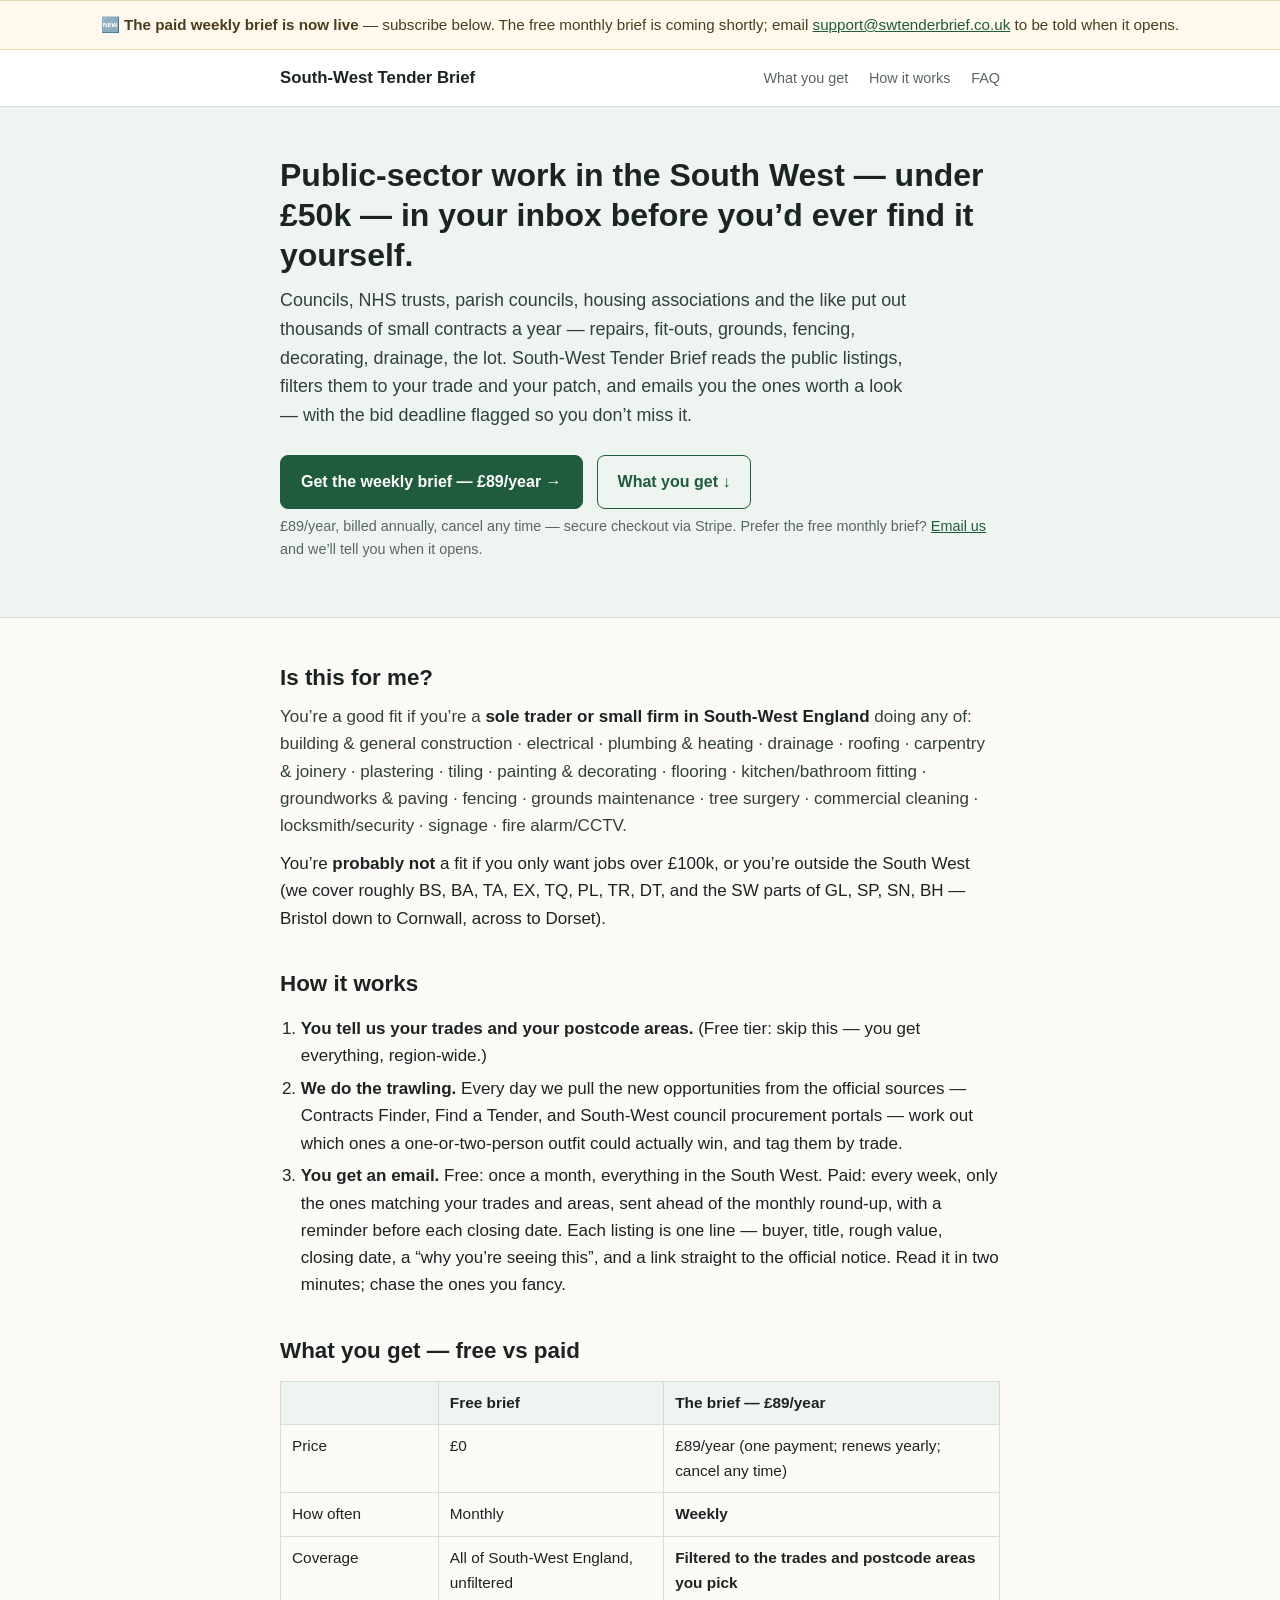
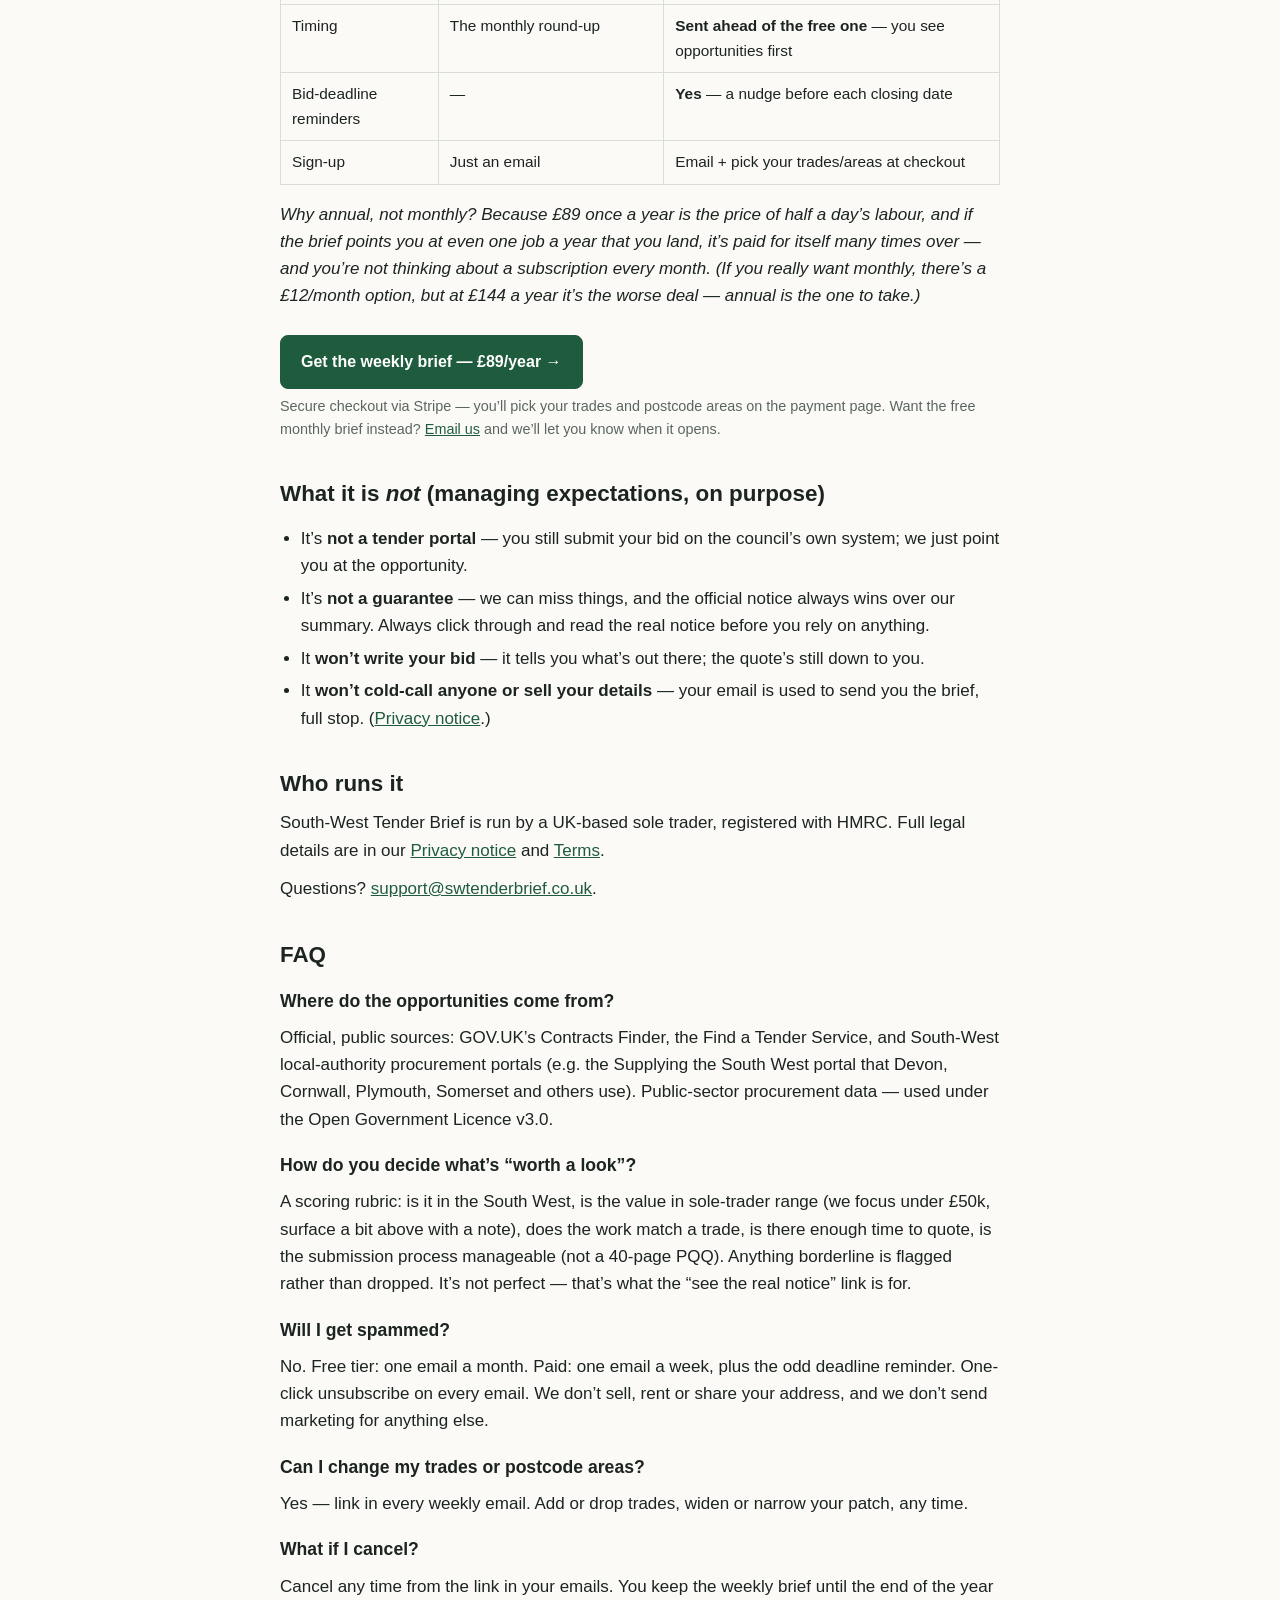
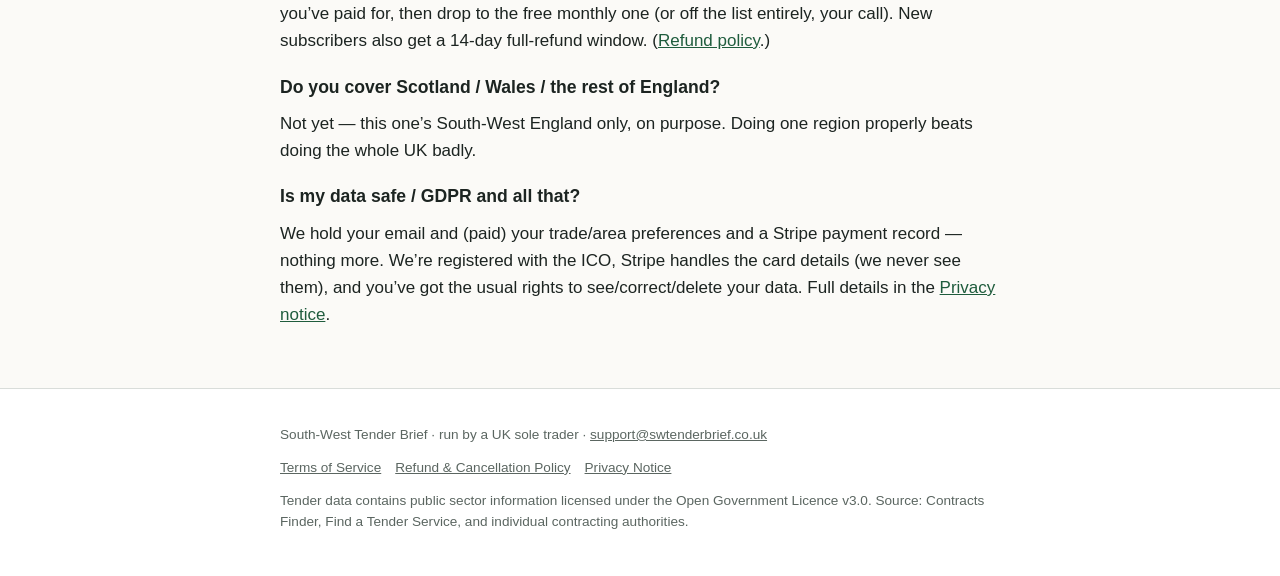
<file: index.html>
<!DOCTYPE html>
<html lang="en-GB">
<head>
<meta charset="utf-8">
<meta name="viewport" content="width=device-width, initial-scale=1">
<title>South-West Tender Brief — public-sector work in the South West, in your inbox</title>
<meta name="description" content="A weekly email digest of small public-sector contract opportunities (under £50k) across South-West England — councils, NHS, parish councils, housing associations — filtered to your trade and your patch, with bid deadlines flagged.">
<link rel="stylesheet" href="style.css">
</head>
<body>

<div class="callout" style="margin:0;border-radius:0;border-left:0;border-right:0;text-align:center;">
  🆕 <strong>The paid weekly brief is now live</strong> — subscribe below. The free monthly brief is coming shortly; email <a href="mailto:support@swtenderbrief.co.uk?subject=Free%20monthly%20brief%20%E2%80%94%20notify%20me">support@swtenderbrief.co.uk</a> to be told when it opens.
</div>

<header class="site">
  <div class="wrap">
    <a class="brand" href="/">South-West Tender Brief</a>
    <nav>
      <a href="#what-you-get">What you get</a>
      <a href="#how-it-works">How it works</a>
      <a href="#faq">FAQ</a>
    </nav>
  </div>
</header>

<section class="hero">
  <div class="wrap">
    <h1>Public-sector work in the South West — under £50k — in your inbox before you’d ever find it yourself.</h1>
    <p class="sub">Councils, NHS trusts, parish councils, housing associations and the like put out thousands of small contracts a year — repairs, fit-outs, grounds, fencing, decorating, drainage, the lot. South-West Tender Brief reads the public listings, filters them to your trade and your patch, and emails you the ones worth a look — with the bid deadline flagged so you don’t miss it.</p>
    <div class="cta-row">
      <a class="btn primary" href="https://buy.stripe.com/5kQ5kFa0z4uFeQqbUv2B200">Get the weekly brief — £89/year →</a>
      <a class="btn ghost" href="#what-you-get">What you get ↓</a>
    </div>
    <p class="cta-note">£89/year, billed annually, cancel any time — secure checkout via Stripe. Prefer the free monthly brief? <a href="mailto:support@swtenderbrief.co.uk?subject=Free%20monthly%20brief%20%E2%80%94%20notify%20me">Email us</a> and we’ll tell you when it opens.</p>
  </div>
</section>

<main>
  <div class="wrap">

    <h2 id="is-this-for-me">Is this for me?</h2>
    <p class="tags">You’re a good fit if you’re a <b>sole trader or small firm in South-West England</b> doing any of: building &amp; general construction · electrical · plumbing &amp; heating · drainage · roofing · carpentry &amp; joinery · plastering · tiling · painting &amp; decorating · flooring · kitchen/bathroom fitting · groundworks &amp; paving · fencing · grounds maintenance · tree surgery · commercial cleaning · locksmith/security · signage · fire alarm/CCTV.</p>
    <p>You’re <b>probably not</b> a fit if you only want jobs over £100k, or you’re outside the South West (we cover roughly BS, BA, TA, EX, TQ, PL, TR, DT, and the SW parts of GL, SP, SN, BH — Bristol down to Cornwall, across to Dorset).</p>

    <h2 id="how-it-works">How it works</h2>
    <ol>
      <li><b>You tell us your trades and your postcode areas.</b> (Free tier: skip this — you get everything, region-wide.)</li>
      <li><b>We do the trawling.</b> Every day we pull the new opportunities from the official sources — Contracts Finder, Find a Tender, and South-West council procurement portals — work out which ones a one-or-two-person outfit could actually win, and tag them by trade.</li>
      <li><b>You get an email.</b> Free: once a month, everything in the South West. Paid: every week, only the ones matching your trades and areas, sent ahead of the monthly round-up, with a reminder before each closing date. Each listing is one line — buyer, title, rough value, closing date, a “why you’re seeing this”, and a link straight to the official notice. Read it in two minutes; chase the ones you fancy.</li>
    </ol>

    <h2 id="what-you-get">What you get — free vs paid</h2>
    <table>
      <thead><tr><th></th><th>Free brief</th><th>The brief — £89/year</th></tr></thead>
      <tbody>
        <tr><td>Price</td><td>£0</td><td>£89/year (one payment; renews yearly; cancel any time)</td></tr>
        <tr><td>How often</td><td>Monthly</td><td><b>Weekly</b></td></tr>
        <tr><td>Coverage</td><td>All of South-West England, unfiltered</td><td><b>Filtered to the trades and postcode areas you pick</b></td></tr>
        <tr><td>Timing</td><td>The monthly round-up</td><td><b>Sent ahead of the free one</b> — you see opportunities first</td></tr>
        <tr><td>Bid-deadline reminders</td><td>—</td><td><b>Yes</b> — a nudge before each closing date</td></tr>
        <tr><td>Sign-up</td><td>Just an email</td><td>Email + pick your trades/areas at checkout</td></tr>
      </tbody>
    </table>
    <p><em>Why annual, not monthly? Because £89 once a year is the price of half a day’s labour, and if the brief points you at even one job a year that you land, it’s paid for itself many times over — and you’re not thinking about a subscription every month. (If you really want monthly, there’s a £12/month option, but at £144 a year it’s the worse deal — annual is the one to take.)</em></p>
    <div class="cta-row">
      <a class="btn primary" href="https://buy.stripe.com/5kQ5kFa0z4uFeQqbUv2B200">Get the weekly brief — £89/year →</a>
    </div>
    <p class="cta-note">Secure checkout via Stripe — you’ll pick your trades and postcode areas on the payment page. Want the free monthly brief instead? <a href="mailto:support@swtenderbrief.co.uk?subject=Free%20monthly%20brief%20%E2%80%94%20notify%20me">Email us</a> and we’ll let you know when it opens.</p>

    <h2 id="not">What it is <em>not</em> (managing expectations, on purpose)</h2>
    <ul>
      <li>It’s <b>not a tender portal</b> — you still submit your bid on the council’s own system; we just point you at the opportunity.</li>
      <li>It’s <b>not a guarantee</b> — we can miss things, and the official notice always wins over our summary. Always click through and read the real notice before you rely on anything.</li>
      <li>It <b>won’t write your bid</b> — it tells you what’s out there; the quote’s still down to you.</li>
      <li>It <b>won’t cold-call anyone or sell your details</b> — your email is used to send you the brief, full stop. (<a href="privacy.html">Privacy notice</a>.)</li>
    </ul>

    <h2 id="who">Who runs it</h2>
    <p>South-West Tender Brief is run by a UK-based sole trader, registered with HMRC. Full legal details are in our <a href="privacy.html">Privacy notice</a> and <a href="terms.html">Terms</a>.</p>
    <p>Questions? <a href="mailto:support@swtenderbrief.co.uk">support@swtenderbrief.co.uk</a>.</p>

    <h2 id="faq">FAQ</h2>
    <div class="faq">
      <h3>Where do the opportunities come from?</h3>
      <p>Official, public sources: GOV.UK’s Contracts Finder, the Find a Tender Service, and South-West local-authority procurement portals (e.g. the Supplying the South West portal that Devon, Cornwall, Plymouth, Somerset and others use). Public-sector procurement data — used under the Open Government Licence v3.0.</p>
      <h3>How do you decide what’s “worth a look”?</h3>
      <p>A scoring rubric: is it in the South West, is the value in sole-trader range (we focus under £50k, surface a bit above with a note), does the work match a trade, is there enough time to quote, is the submission process manageable (not a 40-page PQQ). Anything borderline is flagged rather than dropped. It’s not perfect — that’s what the “see the real notice” link is for.</p>
      <h3>Will I get spammed?</h3>
      <p>No. Free tier: one email a month. Paid: one email a week, plus the odd deadline reminder. One-click unsubscribe on every email. We don’t sell, rent or share your address, and we don’t send marketing for anything else.</p>
      <h3>Can I change my trades or postcode areas?</h3>
      <p>Yes — link in every weekly email. Add or drop trades, widen or narrow your patch, any time.</p>
      <h3>What if I cancel?</h3>
      <p>Cancel any time from the link in your emails. You keep the weekly brief until the end of the year you’ve paid for, then drop to the free monthly one (or off the list entirely, your call). New subscribers also get a 14-day full-refund window. (<a href="refund.html">Refund policy</a>.)</p>
      <h3>Do you cover Scotland / Wales / the rest of England?</h3>
      <p>Not yet — this one’s South-West England only, on purpose. Doing one region properly beats doing the whole UK badly.</p>
      <h3>Is my data safe / GDPR and all that?</h3>
      <p>We hold your email and (paid) your trade/area preferences and a Stripe payment record — nothing more. We’re registered with the ICO, Stripe handles the card details (we never see them), and you’ve got the usual rights to see/correct/delete your data. Full details in the <a href="privacy.html">Privacy notice</a>.</p>
    </div>

  </div>
</main>

<footer class="site">
  <div class="wrap">
    <p>South-West Tender Brief · run by a UK sole trader · <a href="mailto:support@swtenderbrief.co.uk">support@swtenderbrief.co.uk</a></p>
    <p class="legal-links"><a href="terms.html">Terms of Service</a><a href="refund.html">Refund &amp; Cancellation Policy</a><a href="privacy.html">Privacy Notice</a></p>
    <p>Tender data contains public sector information licensed under the Open Government Licence v3.0. Source: Contracts Finder, Find a Tender Service, and individual contracting authorities.</p>
  </div>
</footer>

</body>
</html>
</file>
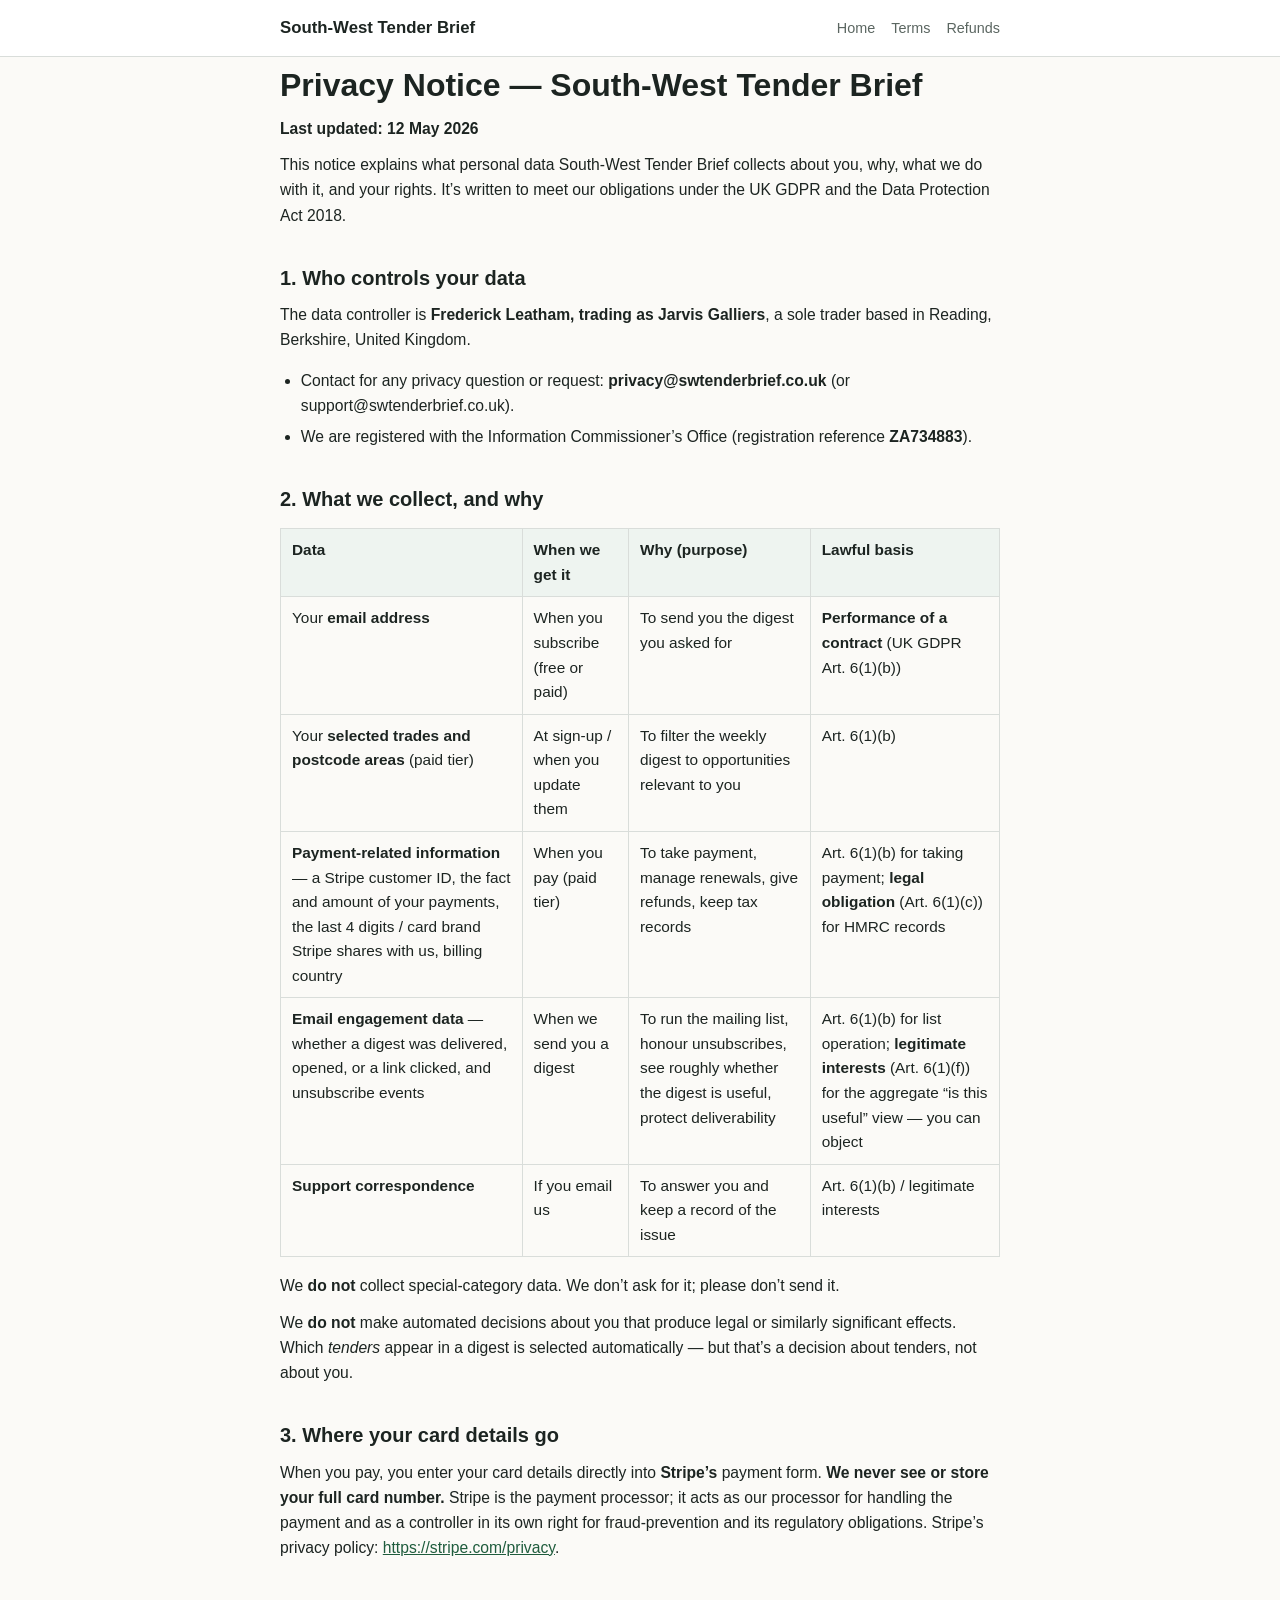
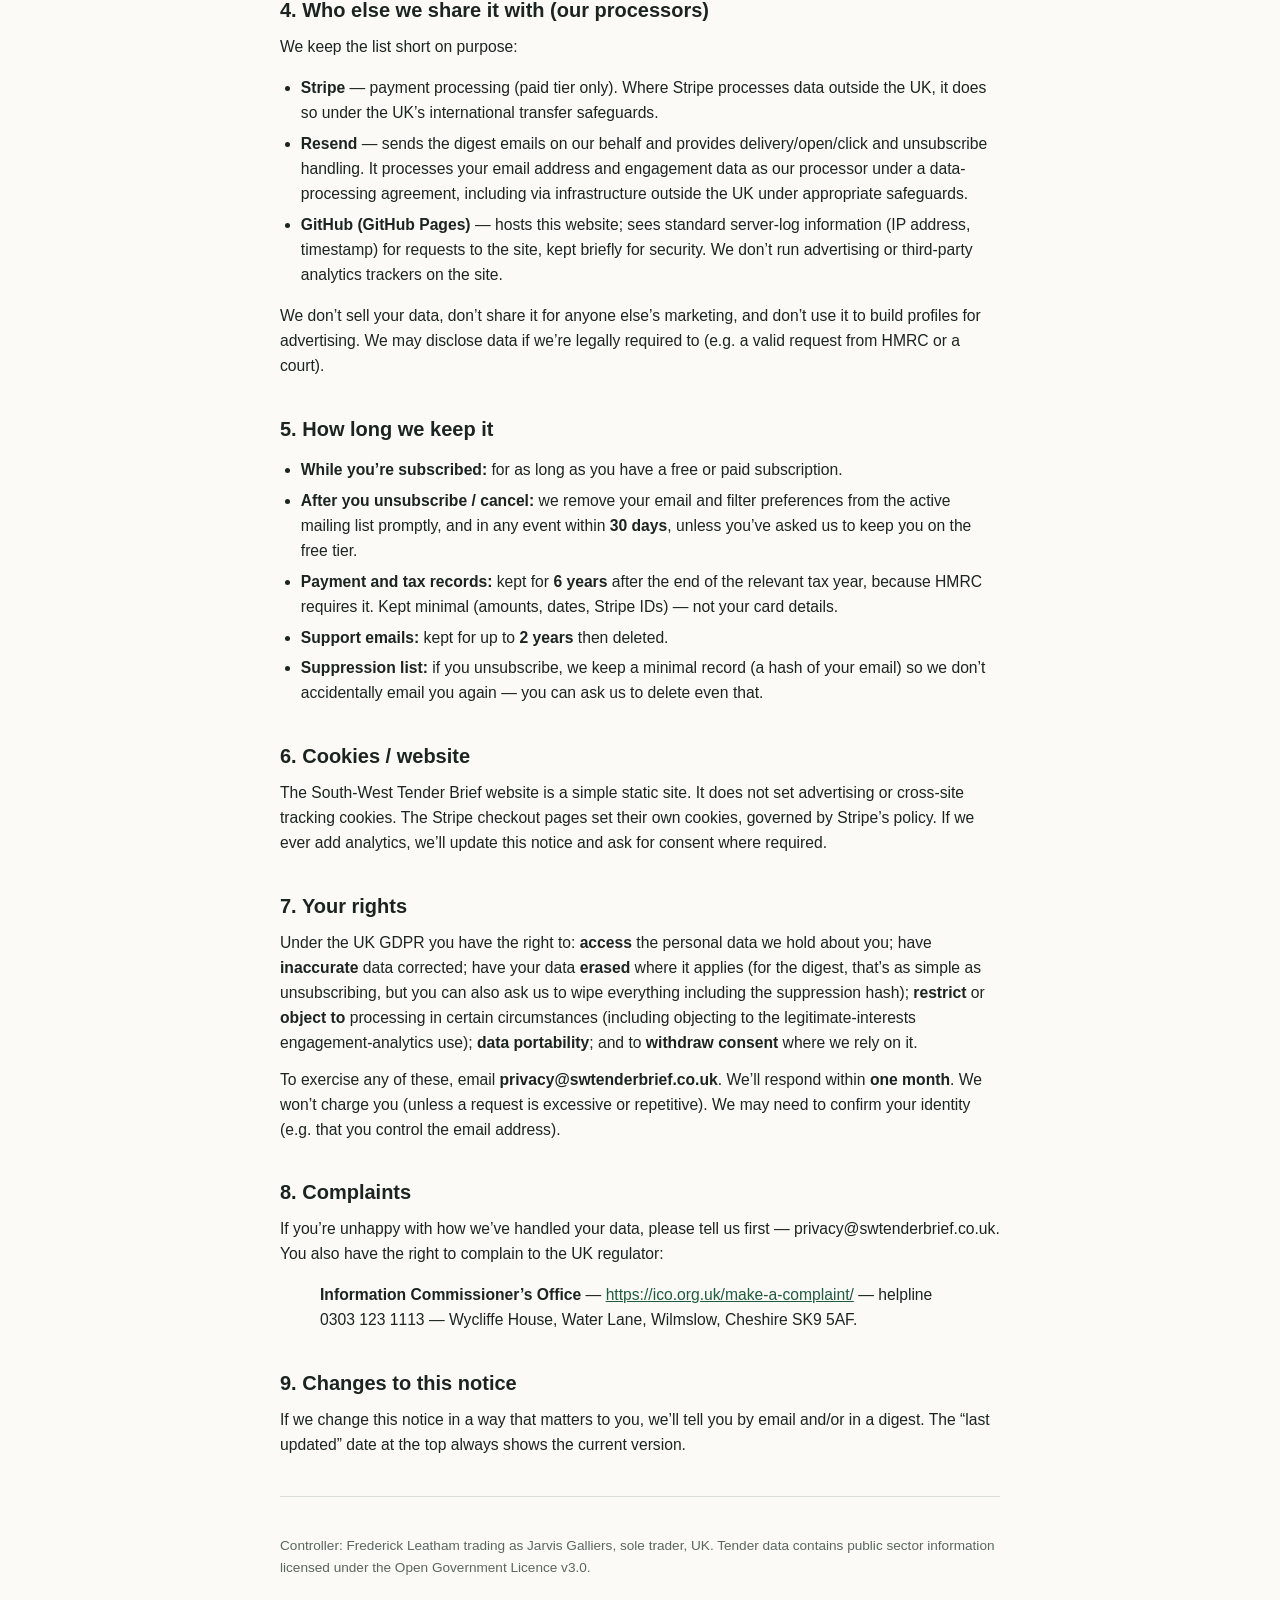
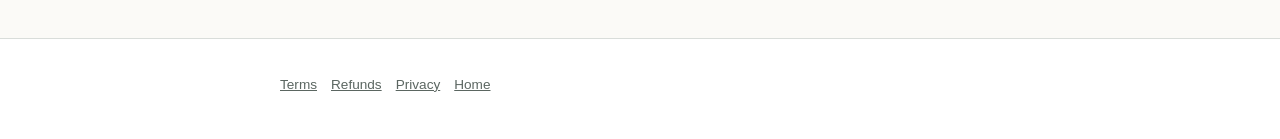
<file: privacy.html>
<!DOCTYPE html>
<html lang="en-GB">
<head>
<meta charset="utf-8">
<meta name="viewport" content="width=device-width, initial-scale=1">
<title>Privacy Notice — South-West Tender Brief</title>
<link rel="stylesheet" href="style.css">
</head>
<body>
<header class="site"><div class="wrap"><a class="brand" href="/">South-West Tender Brief</a><nav><a href="/">Home</a><a href="terms.html">Terms</a><a href="refund.html">Refunds</a></nav></div></header>
<main><div class="wrap legal-doc">
<h1>Privacy Notice — South-West Tender Brief</h1>
<p><strong>Last updated: 12 May 2026</strong></p>
<p>This notice explains what personal data South-West Tender Brief collects about you, why, what we do with it, and your rights. It’s written to meet our obligations under the UK GDPR and the Data Protection Act 2018.</p>

<h2>1. Who controls your data</h2>
<p>The data controller is <strong>Frederick Leatham, trading as Jarvis Galliers</strong>, a sole trader based in Reading, Berkshire, United Kingdom.</p>
<ul>
<li>Contact for any privacy question or request: <strong>privacy@swtenderbrief.co.uk</strong> (or support@swtenderbrief.co.uk).</li>
<li>We are registered with the Information Commissioner’s Office (registration reference <strong>ZA734883</strong>).</li>
</ul>

<h2>2. What we collect, and why</h2>
<table>
<thead><tr><th>Data</th><th>When we get it</th><th>Why (purpose)</th><th>Lawful basis</th></tr></thead>
<tbody>
<tr><td>Your <strong>email address</strong></td><td>When you subscribe (free or paid)</td><td>To send you the digest you asked for</td><td><strong>Performance of a contract</strong> (UK GDPR Art. 6(1)(b))</td></tr>
<tr><td>Your <strong>selected trades and postcode areas</strong> (paid tier)</td><td>At sign-up / when you update them</td><td>To filter the weekly digest to opportunities relevant to you</td><td>Art. 6(1)(b)</td></tr>
<tr><td><strong>Payment-related information</strong> — a Stripe customer ID, the fact and amount of your payments, the last 4 digits / card brand Stripe shares with us, billing country</td><td>When you pay (paid tier)</td><td>To take payment, manage renewals, give refunds, keep tax records</td><td>Art. 6(1)(b) for taking payment; <strong>legal obligation</strong> (Art. 6(1)(c)) for HMRC records</td></tr>
<tr><td><strong>Email engagement data</strong> — whether a digest was delivered, opened, or a link clicked, and unsubscribe events</td><td>When we send you a digest</td><td>To run the mailing list, honour unsubscribes, see roughly whether the digest is useful, protect deliverability</td><td>Art. 6(1)(b) for list operation; <strong>legitimate interests</strong> (Art. 6(1)(f)) for the aggregate “is this useful” view — you can object</td></tr>
<tr><td><strong>Support correspondence</strong></td><td>If you email us</td><td>To answer you and keep a record of the issue</td><td>Art. 6(1)(b) / legitimate interests</td></tr>
</tbody>
</table>
<p>We <strong>do not</strong> collect special-category data. We don’t ask for it; please don’t send it.</p>
<p>We <strong>do not</strong> make automated decisions about you that produce legal or similarly significant effects. Which <em>tenders</em> appear in a digest is selected automatically — but that’s a decision about tenders, not about you.</p>

<h2>3. Where your card details go</h2>
<p>When you pay, you enter your card details directly into <strong>Stripe’s</strong> payment form. <strong>We never see or store your full card number.</strong> Stripe is the payment processor; it acts as our processor for handling the payment and as a controller in its own right for fraud-prevention and its regulatory obligations. Stripe’s privacy policy: <a href="https://stripe.com/privacy">https://stripe.com/privacy</a>.</p>

<h2>4. Who else we share it with (our processors)</h2>
<p>We keep the list short on purpose:</p>
<ul>
<li><strong>Stripe</strong> — payment processing (paid tier only). Where Stripe processes data outside the UK, it does so under the UK’s international transfer safeguards.</li>
<li><strong>Resend</strong> — sends the digest emails on our behalf and provides delivery/open/click and unsubscribe handling. It processes your email address and engagement data as our processor under a data-processing agreement, including via infrastructure outside the UK under appropriate safeguards.</li>
<li><strong>GitHub (GitHub Pages)</strong> — hosts this website; sees standard server-log information (IP address, timestamp) for requests to the site, kept briefly for security. We don’t run advertising or third-party analytics trackers on the site.</li>
</ul>
<p>We don’t sell your data, don’t share it for anyone else’s marketing, and don’t use it to build profiles for advertising. We may disclose data if we’re legally required to (e.g. a valid request from HMRC or a court).</p>

<h2>5. How long we keep it</h2>
<ul>
<li><strong>While you’re subscribed:</strong> for as long as you have a free or paid subscription.</li>
<li><strong>After you unsubscribe / cancel:</strong> we remove your email and filter preferences from the active mailing list promptly, and in any event within <strong>30 days</strong>, unless you’ve asked us to keep you on the free tier.</li>
<li><strong>Payment and tax records:</strong> kept for <strong>6 years</strong> after the end of the relevant tax year, because HMRC requires it. Kept minimal (amounts, dates, Stripe IDs) — not your card details.</li>
<li><strong>Support emails:</strong> kept for up to <strong>2 years</strong> then deleted.</li>
<li><strong>Suppression list:</strong> if you unsubscribe, we keep a minimal record (a hash of your email) so we don’t accidentally email you again — you can ask us to delete even that.</li>
</ul>

<h2>6. Cookies / website</h2>
<p>The South-West Tender Brief website is a simple static site. It does not set advertising or cross-site tracking cookies. The Stripe checkout pages set their own cookies, governed by Stripe’s policy. If we ever add analytics, we’ll update this notice and ask for consent where required.</p>

<h2>7. Your rights</h2>
<p>Under the UK GDPR you have the right to: <strong>access</strong> the personal data we hold about you; have <strong>inaccurate</strong> data corrected; have your data <strong>erased</strong> where it applies (for the digest, that’s as simple as unsubscribing, but you can also ask us to wipe everything including the suppression hash); <strong>restrict</strong> or <strong>object to</strong> processing in certain circumstances (including objecting to the legitimate-interests engagement-analytics use); <strong>data portability</strong>; and to <strong>withdraw consent</strong> where we rely on it.</p>
<p>To exercise any of these, email <strong>privacy@swtenderbrief.co.uk</strong>. We’ll respond within <strong>one month</strong>. We won’t charge you (unless a request is excessive or repetitive). We may need to confirm your identity (e.g. that you control the email address).</p>

<h2>8. Complaints</h2>
<p>If you’re unhappy with how we’ve handled your data, please tell us first — privacy@swtenderbrief.co.uk. You also have the right to complain to the UK regulator:</p>
<blockquote><strong>Information Commissioner’s Office</strong> — <a href="https://ico.org.uk/make-a-complaint/">https://ico.org.uk/make-a-complaint/</a> — helpline 0303 123 1113 — Wycliffe House, Water Lane, Wilmslow, Cheshire SK9 5AF.</blockquote>

<h2>9. Changes to this notice</h2>
<p>If we change this notice in a way that matters to you, we’ll tell you by email and/or in a digest. The “last updated” date at the top always shows the current version.</p>

<hr>
<p class="small">Controller: Frederick Leatham trading as Jarvis Galliers, sole trader, UK. Tender data contains public sector information licensed under the Open Government Licence v3.0.</p>
</div></main>
<footer class="site"><div class="wrap"><p class="legal-links"><a href="terms.html">Terms</a><a href="refund.html">Refunds</a><a href="privacy.html">Privacy</a><a href="/">Home</a></p></div></footer>
</body>
</html>
</file>
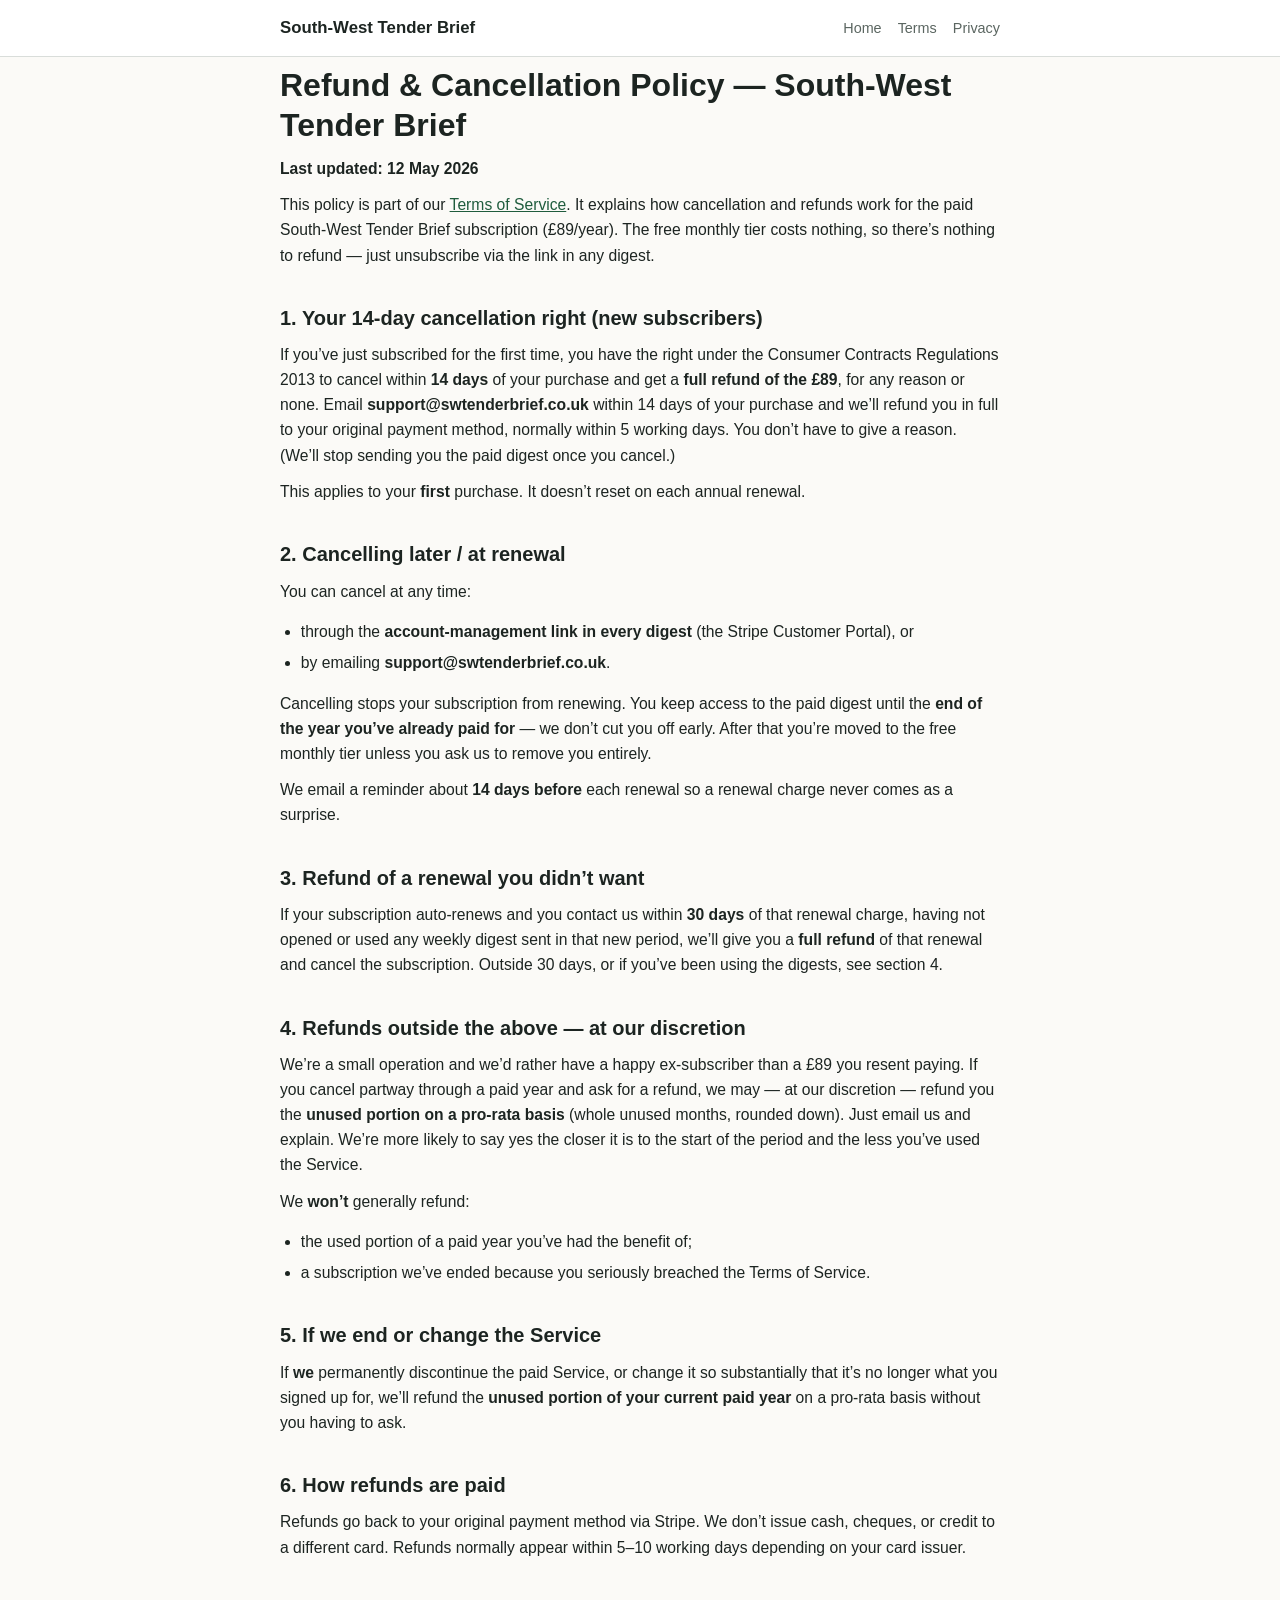
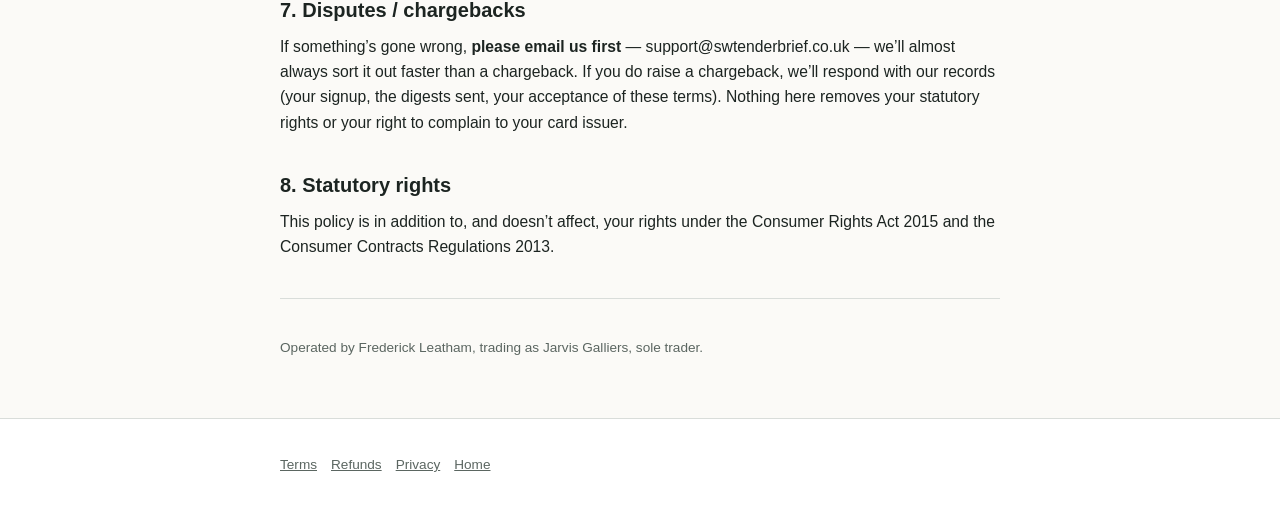
<file: refund.html>
<!DOCTYPE html>
<html lang="en-GB">
<head>
<meta charset="utf-8">
<meta name="viewport" content="width=device-width, initial-scale=1">
<title>Refund &amp; Cancellation Policy — South-West Tender Brief</title>
<link rel="stylesheet" href="style.css">
</head>
<body>
<header class="site"><div class="wrap"><a class="brand" href="/">South-West Tender Brief</a><nav><a href="/">Home</a><a href="terms.html">Terms</a><a href="privacy.html">Privacy</a></nav></div></header>
<main><div class="wrap legal-doc">
<h1>Refund &amp; Cancellation Policy — South-West Tender Brief</h1>
<p><strong>Last updated: 12 May 2026</strong></p>
<p>This policy is part of our <a href="terms.html">Terms of Service</a>. It explains how cancellation and refunds work for the paid South-West Tender Brief subscription (£89/year). The free monthly tier costs nothing, so there’s nothing to refund — just unsubscribe via the link in any digest.</p>

<h2>1. Your 14-day cancellation right (new subscribers)</h2>
<p>If you’ve just subscribed for the first time, you have the right under the Consumer Contracts Regulations 2013 to cancel within <strong>14 days</strong> of your purchase and get a <strong>full refund of the £89</strong>, for any reason or none. Email <strong>support@swtenderbrief.co.uk</strong> within 14 days of your purchase and we’ll refund you in full to your original payment method, normally within 5 working days. You don’t have to give a reason. (We’ll stop sending you the paid digest once you cancel.)</p>
<p>This applies to your <strong>first</strong> purchase. It doesn’t reset on each annual renewal.</p>

<h2>2. Cancelling later / at renewal</h2>
<p>You can cancel at any time:</p>
<ul>
<li>through the <strong>account-management link in every digest</strong> (the Stripe Customer Portal), or</li>
<li>by emailing <strong>support@swtenderbrief.co.uk</strong>.</li>
</ul>
<p>Cancelling stops your subscription from renewing. You keep access to the paid digest until the <strong>end of the year you’ve already paid for</strong> — we don’t cut you off early. After that you’re moved to the free monthly tier unless you ask us to remove you entirely.</p>
<p>We email a reminder about <strong>14 days before</strong> each renewal so a renewal charge never comes as a surprise.</p>

<h2>3. Refund of a renewal you didn’t want</h2>
<p>If your subscription auto-renews and you contact us within <strong>30 days</strong> of that renewal charge, having not opened or used any weekly digest sent in that new period, we’ll give you a <strong>full refund</strong> of that renewal and cancel the subscription. Outside 30 days, or if you’ve been using the digests, see section 4.</p>

<h2>4. Refunds outside the above — at our discretion</h2>
<p>We’re a small operation and we’d rather have a happy ex-subscriber than a £89 you resent paying. If you cancel partway through a paid year and ask for a refund, we may — at our discretion — refund you the <strong>unused portion on a pro-rata basis</strong> (whole unused months, rounded down). Just email us and explain. We’re more likely to say yes the closer it is to the start of the period and the less you’ve used the Service.</p>
<p>We <strong>won’t</strong> generally refund:</p>
<ul>
<li>the used portion of a paid year you’ve had the benefit of;</li>
<li>a subscription we’ve ended because you seriously breached the Terms of Service.</li>
</ul>

<h2>5. If we end or change the Service</h2>
<p>If <strong>we</strong> permanently discontinue the paid Service, or change it so substantially that it’s no longer what you signed up for, we’ll refund the <strong>unused portion of your current paid year</strong> on a pro-rata basis without you having to ask.</p>

<h2>6. How refunds are paid</h2>
<p>Refunds go back to your original payment method via Stripe. We don’t issue cash, cheques, or credit to a different card. Refunds normally appear within 5–10 working days depending on your card issuer.</p>

<h2>7. Disputes / chargebacks</h2>
<p>If something’s gone wrong, <strong>please email us first</strong> — support@swtenderbrief.co.uk — we’ll almost always sort it out faster than a chargeback. If you do raise a chargeback, we’ll respond with our records (your signup, the digests sent, your acceptance of these terms). Nothing here removes your statutory rights or your right to complain to your card issuer.</p>

<h2>8. Statutory rights</h2>
<p>This policy is in addition to, and doesn’t affect, your rights under the Consumer Rights Act 2015 and the Consumer Contracts Regulations 2013.</p>

<hr>
<p class="small">Operated by Frederick Leatham, trading as Jarvis Galliers, sole trader.</p>
</div></main>
<footer class="site"><div class="wrap"><p class="legal-links"><a href="terms.html">Terms</a><a href="refund.html">Refunds</a><a href="privacy.html">Privacy</a><a href="/">Home</a></p></div></footer>
</body>
</html>
</file>
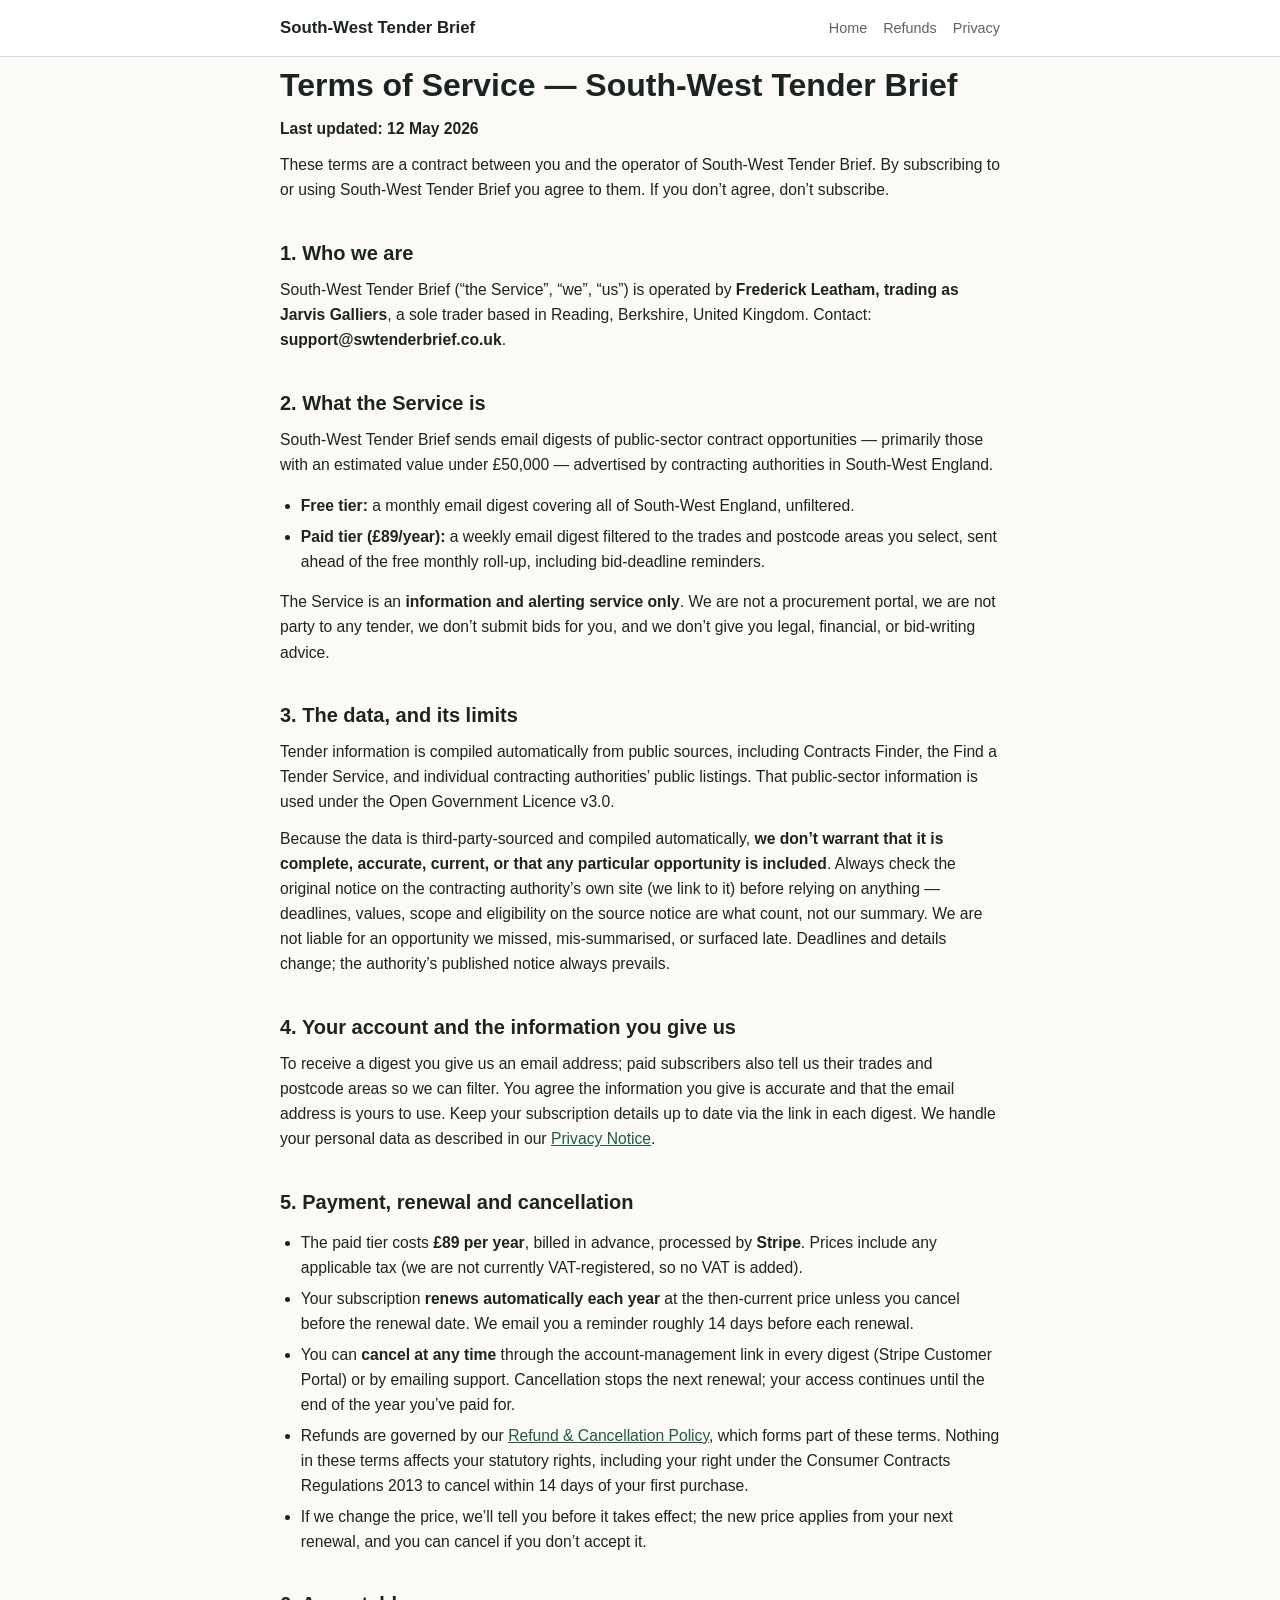
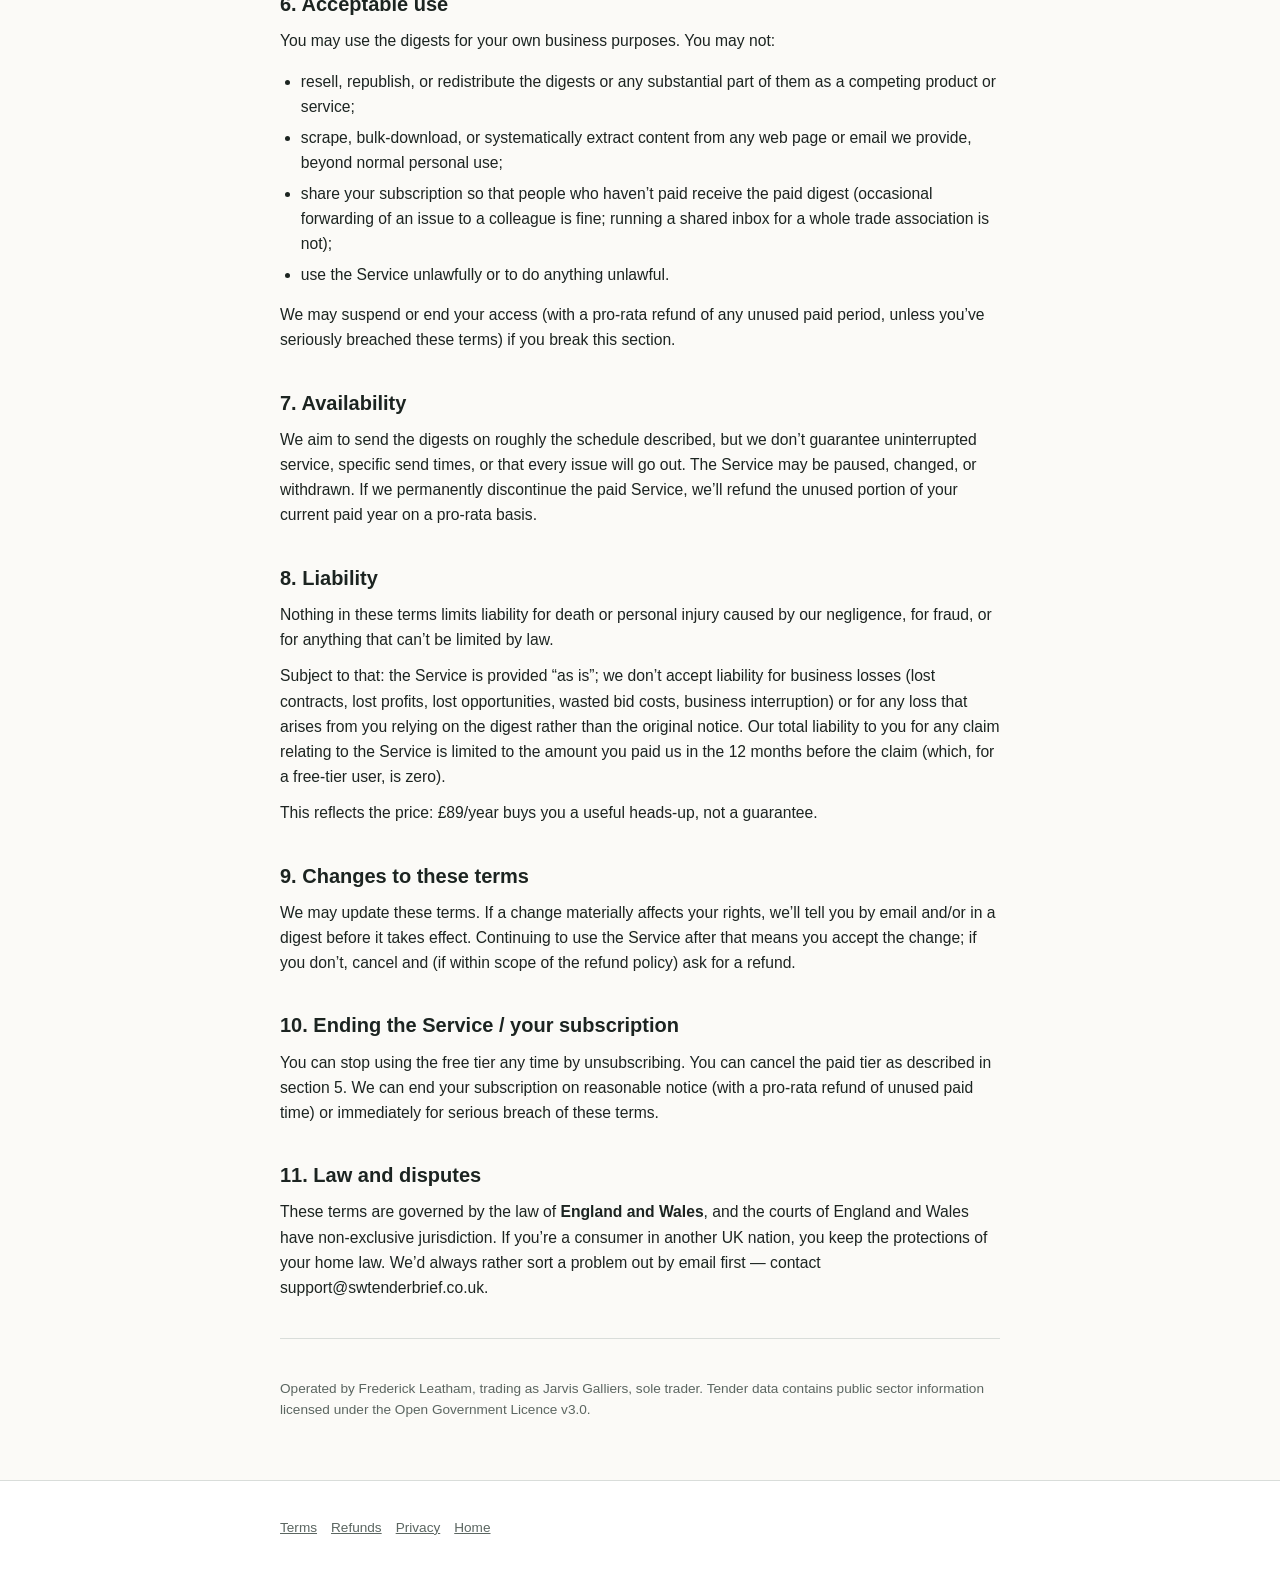
<file: terms.html>
<!DOCTYPE html>
<html lang="en-GB">
<head>
<meta charset="utf-8">
<meta name="viewport" content="width=device-width, initial-scale=1">
<title>Terms of Service — South-West Tender Brief</title>
<link rel="stylesheet" href="style.css">
</head>
<body>
<header class="site"><div class="wrap"><a class="brand" href="/">South-West Tender Brief</a><nav><a href="/">Home</a><a href="refund.html">Refunds</a><a href="privacy.html">Privacy</a></nav></div></header>
<main><div class="wrap legal-doc">
<h1>Terms of Service — South-West Tender Brief</h1>
<p><strong>Last updated: 12 May 2026</strong></p>
<p>These terms are a contract between you and the operator of South-West Tender Brief. By subscribing to or using South-West Tender Brief you agree to them. If you don’t agree, don’t subscribe.</p>

<h2>1. Who we are</h2>
<p>South-West Tender Brief (“the Service”, “we”, “us”) is operated by <strong>Frederick Leatham, trading as Jarvis Galliers</strong>, a sole trader based in Reading, Berkshire, United Kingdom. Contact: <strong>support@swtenderbrief.co.uk</strong>.</p>

<h2>2. What the Service is</h2>
<p>South-West Tender Brief sends email digests of public-sector contract opportunities — primarily those with an estimated value under £50,000 — advertised by contracting authorities in South-West England.</p>
<ul>
<li><strong>Free tier:</strong> a monthly email digest covering all of South-West England, unfiltered.</li>
<li><strong>Paid tier (£89/year):</strong> a weekly email digest filtered to the trades and postcode areas you select, sent ahead of the free monthly roll-up, including bid-deadline reminders.</li>
</ul>
<p>The Service is an <strong>information and alerting service only</strong>. We are not a procurement portal, we are not party to any tender, we don’t submit bids for you, and we don’t give you legal, financial, or bid-writing advice.</p>

<h2>3. The data, and its limits</h2>
<p>Tender information is compiled automatically from public sources, including Contracts Finder, the Find a Tender Service, and individual contracting authorities’ public listings. That public-sector information is used under the Open Government Licence v3.0.</p>
<p>Because the data is third-party-sourced and compiled automatically, <strong>we don’t warrant that it is complete, accurate, current, or that any particular opportunity is included</strong>. Always check the original notice on the contracting authority’s own site (we link to it) before relying on anything — deadlines, values, scope and eligibility on the source notice are what count, not our summary. We are not liable for an opportunity we missed, mis-summarised, or surfaced late. Deadlines and details change; the authority’s published notice always prevails.</p>

<h2>4. Your account and the information you give us</h2>
<p>To receive a digest you give us an email address; paid subscribers also tell us their trades and postcode areas so we can filter. You agree the information you give is accurate and that the email address is yours to use. Keep your subscription details up to date via the link in each digest. We handle your personal data as described in our <a href="privacy.html">Privacy Notice</a>.</p>

<h2>5. Payment, renewal and cancellation</h2>
<ul>
<li>The paid tier costs <strong>£89 per year</strong>, billed in advance, processed by <strong>Stripe</strong>. Prices include any applicable tax (we are not currently VAT-registered, so no VAT is added).</li>
<li>Your subscription <strong>renews automatically each year</strong> at the then-current price unless you cancel before the renewal date. We email you a reminder roughly 14 days before each renewal.</li>
<li>You can <strong>cancel at any time</strong> through the account-management link in every digest (Stripe Customer Portal) or by emailing support. Cancellation stops the next renewal; your access continues until the end of the year you’ve paid for.</li>
<li>Refunds are governed by our <a href="refund.html">Refund &amp; Cancellation Policy</a>, which forms part of these terms. Nothing in these terms affects your statutory rights, including your right under the Consumer Contracts Regulations 2013 to cancel within 14 days of your first purchase.</li>
<li>If we change the price, we’ll tell you before it takes effect; the new price applies from your next renewal, and you can cancel if you don’t accept it.</li>
</ul>

<h2>6. Acceptable use</h2>
<p>You may use the digests for your own business purposes. You may not:</p>
<ul>
<li>resell, republish, or redistribute the digests or any substantial part of them as a competing product or service;</li>
<li>scrape, bulk-download, or systematically extract content from any web page or email we provide, beyond normal personal use;</li>
<li>share your subscription so that people who haven’t paid receive the paid digest (occasional forwarding of an issue to a colleague is fine; running a shared inbox for a whole trade association is not);</li>
<li>use the Service unlawfully or to do anything unlawful.</li>
</ul>
<p>We may suspend or end your access (with a pro-rata refund of any unused paid period, unless you’ve seriously breached these terms) if you break this section.</p>

<h2>7. Availability</h2>
<p>We aim to send the digests on roughly the schedule described, but we don’t guarantee uninterrupted service, specific send times, or that every issue will go out. The Service may be paused, changed, or withdrawn. If we permanently discontinue the paid Service, we’ll refund the unused portion of your current paid year on a pro-rata basis.</p>

<h2>8. Liability</h2>
<p>Nothing in these terms limits liability for death or personal injury caused by our negligence, for fraud, or for anything that can’t be limited by law.</p>
<p>Subject to that: the Service is provided “as is”; we don’t accept liability for business losses (lost contracts, lost profits, lost opportunities, wasted bid costs, business interruption) or for any loss that arises from you relying on the digest rather than the original notice. Our total liability to you for any claim relating to the Service is limited to the amount you paid us in the 12 months before the claim (which, for a free-tier user, is zero).</p>
<p>This reflects the price: £89/year buys you a useful heads-up, not a guarantee.</p>

<h2>9. Changes to these terms</h2>
<p>We may update these terms. If a change materially affects your rights, we’ll tell you by email and/or in a digest before it takes effect. Continuing to use the Service after that means you accept the change; if you don’t, cancel and (if within scope of the refund policy) ask for a refund.</p>

<h2>10. Ending the Service / your subscription</h2>
<p>You can stop using the free tier any time by unsubscribing. You can cancel the paid tier as described in section 5. We can end your subscription on reasonable notice (with a pro-rata refund of unused paid time) or immediately for serious breach of these terms.</p>

<h2>11. Law and disputes</h2>
<p>These terms are governed by the law of <strong>England and Wales</strong>, and the courts of England and Wales have non-exclusive jurisdiction. If you’re a consumer in another UK nation, you keep the protections of your home law. We’d always rather sort a problem out by email first — contact support@swtenderbrief.co.uk.</p>

<hr>
<p class="small">Operated by Frederick Leatham, trading as Jarvis Galliers, sole trader. Tender data contains public sector information licensed under the Open Government Licence v3.0.</p>
</div></main>
<footer class="site"><div class="wrap"><p class="legal-links"><a href="terms.html">Terms</a><a href="refund.html">Refunds</a><a href="privacy.html">Privacy</a><a href="/">Home</a></p></div></footer>
</body>
</html>
</file>
<file: style.css>
/* South-West Tender Brief — landing site. Plain, fast, no trackers. */
:root {
  --ink: #1c2421;
  --muted: #5b6661;
  --line: #d9ddda;
  --bg: #fbfaf7;
  --panel: #ffffff;
  --accent: #1f5c3d;       /* deep green */
  --accent-ink: #ffffff;
  --accent-soft: #eef4f0;
  --warn: #8a5a00;
  --maxw: 760px;
}
* { box-sizing: border-box; }
html { -webkit-text-size-adjust: 100%; }
body {
  margin: 0;
  font: 17px/1.6 -apple-system, BlinkMacSystemFont, "Segoe UI", Roboto, Helvetica, Arial, sans-serif;
  color: var(--ink);
  background: var(--bg);
}
.wrap { max-width: var(--maxw); margin: 0 auto; padding: 0 20px; }
a { color: var(--accent); }
h1, h2, h3 { line-height: 1.25; color: var(--ink); }
h1 { font-size: 2rem; margin: 0 0 .5rem; }
h2 { font-size: 1.4rem; margin: 2.4rem 0 .6rem; }
h3 { font-size: 1.1rem; margin: 1.6rem 0 .3rem; }
hr { border: 0; border-top: 1px solid var(--line); margin: 2.4rem 0; }
p { margin: .7rem 0; }
small, .small { font-size: .85rem; color: var(--muted); }

header.site {
  border-bottom: 1px solid var(--line);
  background: var(--panel);
}
header.site .wrap { display: flex; align-items: baseline; justify-content: space-between; padding-top: 14px; padding-bottom: 14px; gap: 12px; flex-wrap: wrap; }
header.site .brand { font-weight: 700; font-size: 1.05rem; text-decoration: none; color: var(--ink); }
header.site nav a { font-size: .9rem; margin-left: 16px; text-decoration: none; color: var(--muted); }
header.site nav a:hover { color: var(--accent); }

.hero { background: var(--accent-soft); border-bottom: 1px solid var(--line); }
.hero .wrap { padding-top: 48px; padding-bottom: 44px; }
.hero p.sub { font-size: 1.12rem; color: #33403a; max-width: 640px; }

.cta-row { display: flex; gap: 14px; flex-wrap: wrap; margin: 1.6rem 0 .4rem; }
.btn {
  display: inline-block; padding: 13px 20px; border-radius: 8px;
  font-weight: 600; text-decoration: none; font-size: 1rem; border: 1.5px solid var(--accent);
}
.btn.primary { background: var(--accent); color: var(--accent-ink); }
.btn.primary:hover { background: #18492f; }
.btn.ghost { background: transparent; color: var(--accent); }
.btn.ghost:hover { background: #e3ede7; }
.btn[aria-disabled="true"] { opacity: .55; cursor: not-allowed; pointer-events: none; }
.cta-note { color: var(--muted); font-size: .9rem; margin-top: .2rem; }

main .wrap { padding-top: 8px; padding-bottom: 48px; }

.tags { color: #33403a; }
.tags b { color: var(--ink); }

table { border-collapse: collapse; width: 100%; margin: 1rem 0; font-size: .96rem; }
th, td { border: 1px solid var(--line); padding: 9px 11px; text-align: left; vertical-align: top; }
th { background: var(--accent-soft); }
caption { caption-side: bottom; color: var(--muted); font-size: .85rem; padding-top: .5rem; text-align: left; }

ol, ul { padding-left: 1.3rem; }
li { margin: .35rem 0; }

.callout {
  background: #fff8ec; border: 1px solid #e8d8b0; border-radius: 8px;
  padding: 12px 16px; margin: 1.4rem 0; font-size: .95rem; color: #4a3c1c;
}
.callout.draft { background: #fdeef0; border-color: #e6c2c8; color: #5a2630; }

.faq h3 { margin-top: 1.4rem; }

footer.site {
  border-top: 1px solid var(--line); background: var(--panel);
  font-size: .85rem; color: var(--muted);
}
footer.site .wrap { padding-top: 24px; padding-bottom: 32px; }
footer.site a { color: var(--muted); }
footer.site a:hover { color: var(--accent); }
footer.site .legal-links a { margin-right: 14px; white-space: nowrap; }

form.signup { display: flex; gap: 10px; flex-wrap: wrap; align-items: center; margin: 1rem 0 .3rem; }
form.signup input[type=email] {
  flex: 1 1 260px; padding: 12px 14px; font-size: 1rem; border: 1.5px solid var(--line);
  border-radius: 8px; background: #fff;
}
form.signup input[type=email]:disabled { background: #f1f1ef; color: #999; }

.legal-doc h2 { font-size: 1.25rem; }
.legal-doc { font-size: .98rem; }

@media (max-width: 480px) {
  .hero .wrap { padding-top: 34px; padding-bottom: 30px; }
  h1 { font-size: 1.6rem; }
  .btn { width: 100%; text-align: center; }
}
</file>
